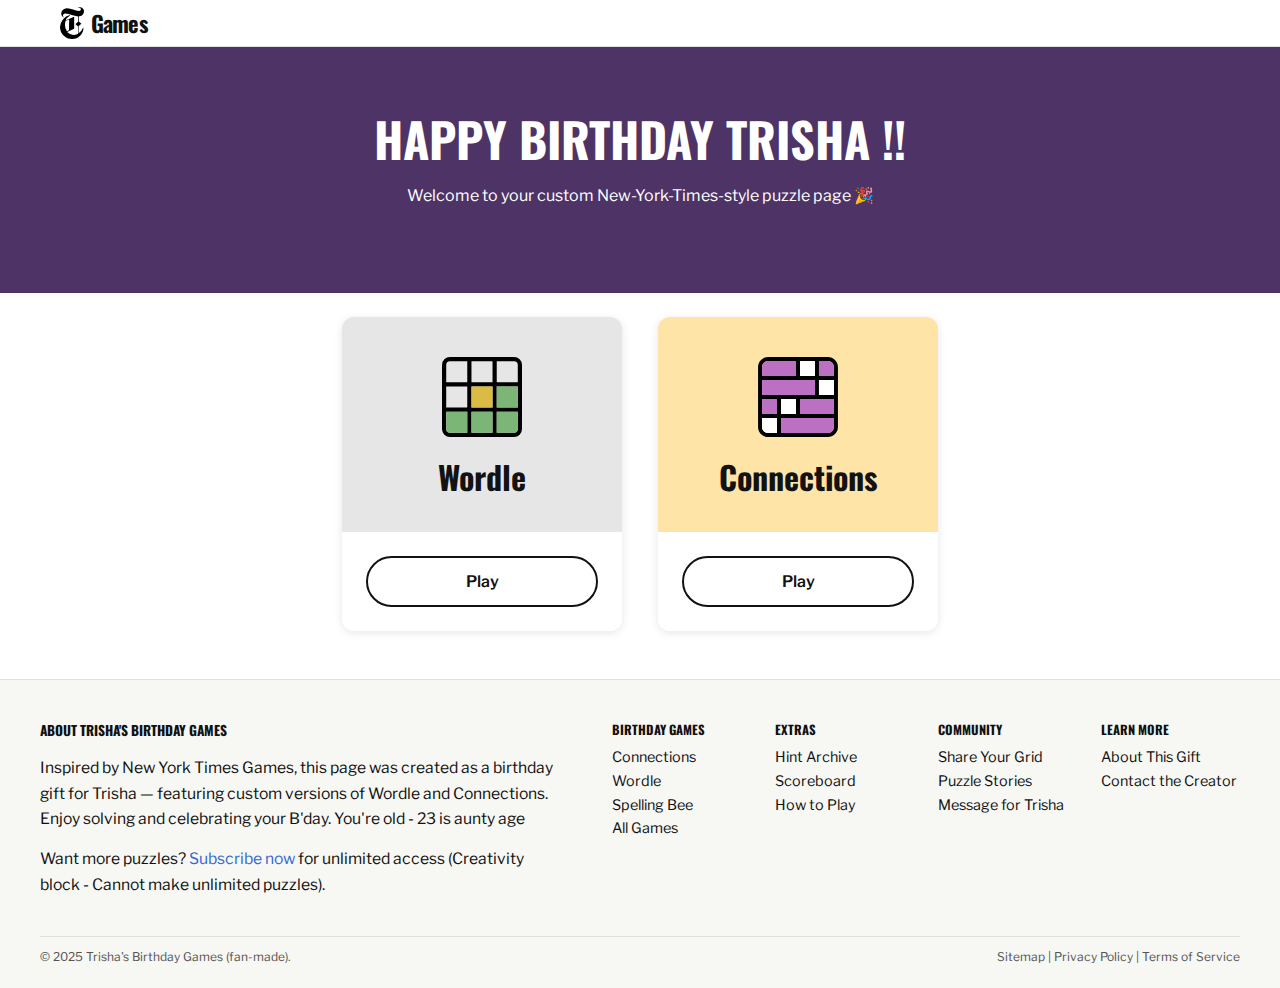
<file: index.html>
<!DOCTYPE html>
<html lang="en">
<head>
  <meta charset="UTF-8" />
  <title>Trisha's Birthday Games</title>
  <meta name="viewport" content="width=device-width, initial-scale=1.0" />
  <link href="https://fonts.googleapis.com/css2?family=Oswald:wght@400;500;600;700&family=Libre+Franklin:wght@300;400;500;600;700&family=Merriweather:wght@300;400;700&display=swap" rel="stylesheet">
  <link rel="stylesheet" href="styles.css" />
</head>
<body>

  <!-- STICKY HEADER -->
  <header class="nyt-header">
    <div class="nyt-header-inner">
      

        <div class="nyt-logo">
          <img
            src="New_York_Times_T_icon.svg"
            alt="The New York Times T icon"
            class="nyt-logo-icon"
          />
          <span class="nyt-logo-text">Games</span>
        </div>
      </div>
    </div>
  </header>

  <!-- BLUE HERO STRIP -->
  <section class="hero">
    <div class="hero-inner">
      <h1>HAPPY BIRTHDAY TRISHA !!</h1>
      <p>Welcome to your custom New-York-Times-style puzzle page 🎉</p>
    </div>
  </section>

  <!-- GAMES SECTION -->
  <section class="games">
    <h2 class="games-heading"></h2>
    
    <div class="games-grid">
      <!-- Wordle Card -->
      <div class="game-card game-card--wordle">
        <div class="game-card-top">
          <img src="Wordle_Logo.svg" alt="Wordle" class="game-icon" />
          <h2>Wordle</h2>
        </div>
        <div class="game-card-bottom">
          <a href="wordle.html">
            <button class="play-button">Play</button>
          </a>
        </div>
      </div>

      <!-- Connections Card -->
      <div class="game-card game-card--connections">
        <div class="game-card-top">
          <img src="The_New_York_Times_Connections.svg" alt="Connections" class="game-icon" />
          <h2>Connections</h2>
        </div>
        <div class="game-card-bottom">
          <a href="connections.html">
            <button class="play-button">Play</button>
          </a>
          
        </div>
      </div>

      <!-- Spelling Bee Card -->
      
  </section>

  <!-- NYT-STYLE FOOTER -->
  <footer class="nyt-footer">
    <div class="nyt-footer-inner">
      <!-- Left: about text -->
      <section class="footer-about">
        <h3>ABOUT TRISHA'S BIRTHDAY GAMES</h3>
        <p>
          Inspired by New York Times Games, this page was created as a birthday
          gift for Trisha — featuring custom versions of Wordle and Connections. Enjoy solving and celebrating your B'day.
          You're old - 23 is aunty age
        </p>
        <p>
          Want more puzzles? <a href="#">Subscribe now</a> for unlimited access
          (Creativity block - Cannot make unlimited puzzles).
        </p>
      </section>

      <!-- Right: link columns -->
      <section class="footer-links-grid">
        <div class="footer-column">
          <h4>BIRTHDAY GAMES</h4>
          <a href="#">Connections</a>
          <a href="#">Wordle</a>
          <a href="#">Spelling Bee</a>
          <a href="#">All Games</a>
        </div>

        <div class="footer-column">
          <h4>EXTRAS</h4>
          <a href="#">Hint Archive</a>
          <a href="#">Scoreboard</a>
          <a href="#">How to Play</a>
        </div>

        <div class="footer-column">
          <h4>COMMUNITY</h4>
          <a href="#">Share Your Grid</a>
          <a href="#">Puzzle Stories</a>
          <a href="#">Message for Trisha</a>
        </div>

        <div class="footer-column">
          <h4>LEARN MORE</h4>
          <a href="#">About This Gift</a>
          <a href="#">Contact the Creator</a>
        </div>
      </section>
    </div>

    <div class="footer-bottom">
      <span>© 2025 Trisha's Birthday Games (fan-made).</span>
      <span class="footer-bottom-links">
        <a href="#">Sitemap</a>
        <span> | </span>
        <a href="#">Privacy Policy</a>
        <span> | </span>
        <a href="#">Terms of Service</a>
      </span>
    </div>
  </footer>

</body>
</html>
</file>
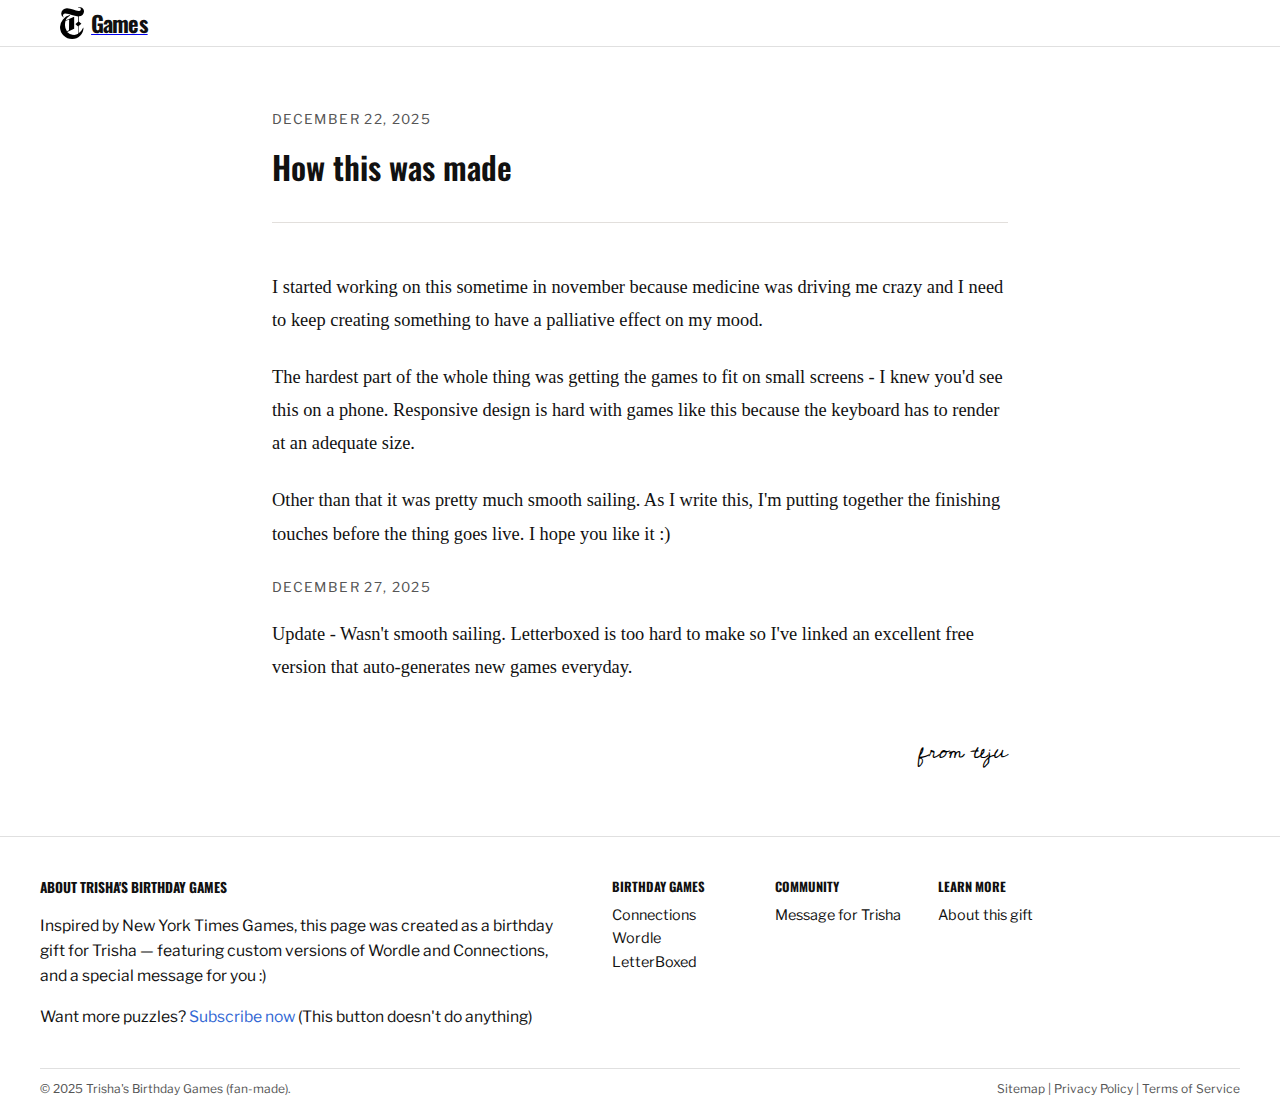
<file: about_page.html>
<!DOCTYPE html>
<html lang="en">
<head>
  <meta charset="UTF-8" />
  <title>Happy Birthday - Chapter 23</title>
  <meta name="viewport" content="width=device-width, initial-scale=1.0" />
  <link href="https://fonts.googleapis.com/css2?family=Oswald:wght@400;500;600;700&family=Libre+Franklin:wght@300;400;500;600;700&family=Crimson+Text:wght@400;600;700&family=Cedarville+Cursive&display=swap" rel="stylesheet">
  <link href="https://fonts.googleapis.com/css2?family=Oswald:wght@400;500;600;700&family=Libre+Franklin:wght@300;400;500;600;700&family=Crimson+Text:wght@400;600;700&family=Cormorant:wght@300;400;500;600;700&family=Pinyon+Script&display=swap" rel="stylesheet">
  <link rel="stylesheet" href="message_trisha.css">
   
</head>
<body>

  <!-- STICKY HEADER -->
  <header class="nyt-header">
    <div class="nyt-header-inner">
      <div class="nyt-header-left">
        <div class="nyt-logo">
          <a href="index.html">
             <img
            src="New_York_Times_T_icon.svg"
            alt="The New York Times T icon"
            class="nyt-logo-icon"
          />
          </a>
         
          <a href="index.html"><span class="nyt-logo-text">Games</span></a>
          
        </div>
      </div>
    </div>
  </header>

  <!-- HERO WITH IMAGE -->


  <!-- LETTER CONTENT -->
  <section class="letter-section">
    <div class="letter-header">
      <div class="date">December 22, 2025</div>
      <h2 class="greeting">How this was made</h2>
    </div>

    <div class="letter-body">
      <p>
        I started working on this sometime in november because medicine was driving me crazy and I need to keep creating something to have a palliative effect on my mood.

      <p>
        The hardest part of the whole thing was getting the games to fit on small screens - I knew you'd see this on a phone. Responsive design is hard with games like this because the keyboard has to render at an adequate size.
      </p>

      <p>
        Other than that it was pretty much smooth sailing. As I write this, I'm putting together the finishing touches before the thing goes live. I hope you like it :)
      </p>

    <div class="">
      <div class="date">December 27, 2025</div>
    </div>

      <p>
       Update - Wasn't smooth sailing. Letterboxed is too hard to make so I've linked an excellent free version that auto-generates new games everyday.
      </p>

      <div class="signature">
        from teju
      </div>
    </div>
  </section>

  <!-- NYT-STYLE FOOTER -->
  <footer class="nyt-footer">
    <div class="nyt-footer-inner">
      <!-- Left: about text -->
      <section class="footer-about">
        <h3>ABOUT TRISHA'S BIRTHDAY GAMES</h3>
        <p>
          Inspired by New York Times Games, this page was created as a birthday
          gift for Trisha — featuring custom versions of Wordle and Connections, and a special message for you :)
        </p>
        <p>
          Want more puzzles? <a href="#">Subscribe now</a> (This button doesn't do anything)
        </p>
      </section>

      <!-- Right: link columns -->
      <section class="footer-links-grid">
        <div class="footer-column">
          <h4>BIRTHDAY GAMES</h4>
          <a href="connections.html">Connections</a>
          <a href="wordle.html">Wordle</a>
          <a href="https://louisabraham.github.io/litterboxed/">LetterBoxed</a>
        </div>

      

        <div class="footer-column">
          <h4>COMMUNITY</h4>
          
          <a href="message_trisha.html">Message for Trisha</a>
        </div>

        <div class="footer-column">
          <h4>LEARN MORE</h4>
          <a href="about_page.html">About this gift</a>
        </div>
      </section>
    </div>

    <div class="footer-bottom">
      <span>© 2025 Trisha's Birthday Games (fan-made).</span>
      <span class="footer-bottom-links">
        <a href="#">Sitemap</a>
        <span> | </span>
        <a href="#">Privacy Policy</a>
        <span> | </span>
        <a href="#">Terms of Service</a>
      </span>
    </div>
  </footer>


</body>
</html>
</file>
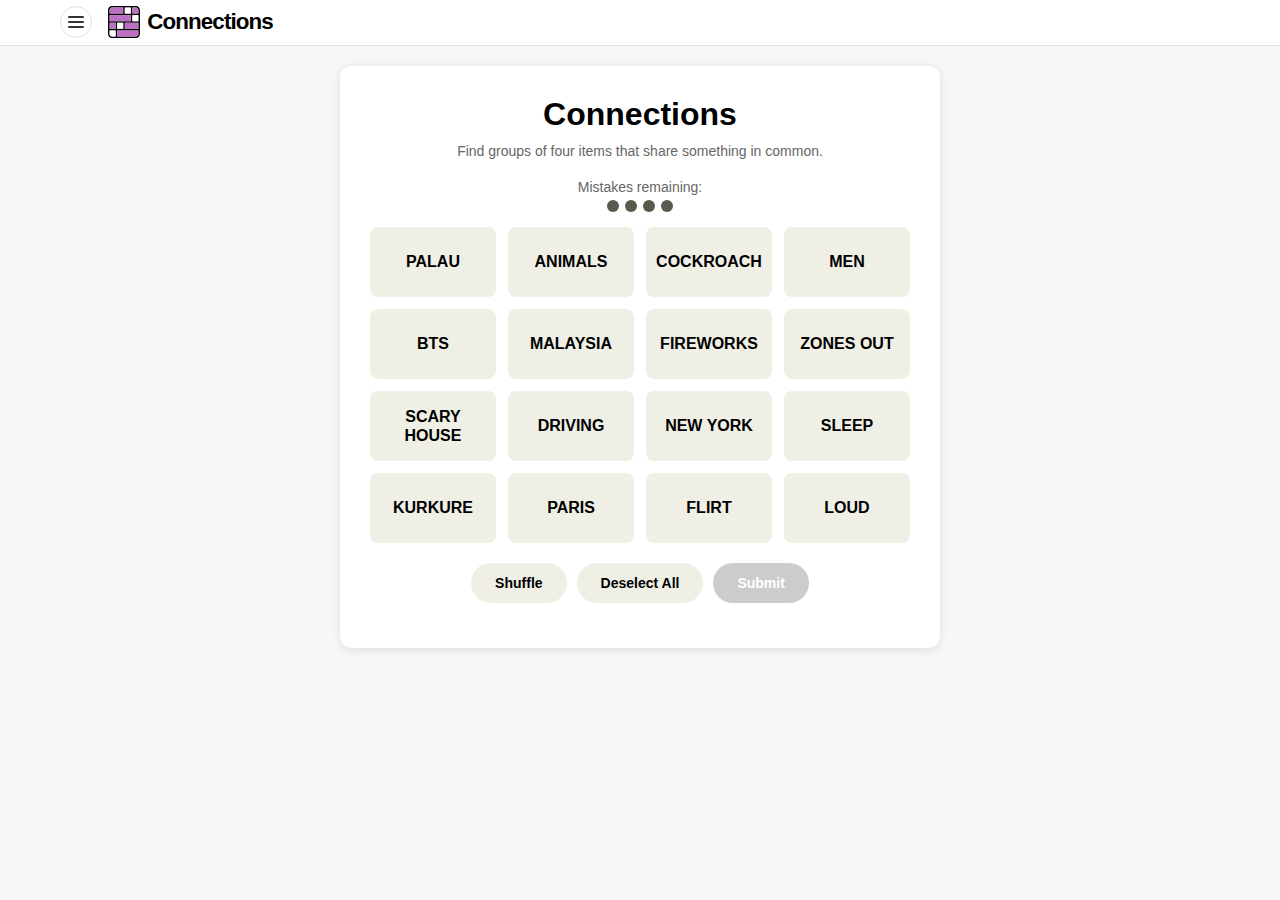
<file: connections.html>
<!DOCTYPE html>
<html lang="en">
<head>
    <meta charset="UTF-8">
    <meta name="viewport" content="width=device-width, initial-scale=1.0">
    <title>Connections Game</title>
    <link rel="stylesheet" href="connections.css">
</head>

<body>
    <header class="nyt-header">
        <div class="nyt-header-inner">
            <div class="nyt-header-left">
                <button class="nyt-menu-button" aria-label="Open menu">
                    <span></span>
                    <span></span>
                    <span></span>
                </button>
                
                <a href="claude_index.html" class="nyt-logo-link">
                    <div class="nyt-logo">
                        <img src="The_New_York_Times_Connections.svg" alt="The New York Times connections icon" class="nyt-logo-icon"/>
                        <span class="nyt-logo-text">Connections</span>
                    </div>
                </a>
            </div>
        </div>
    </header>
     
    <div class="game-container">
        <h1>Connections</h1>
        <p class="instructions">Find groups of four items that share something in common.</p>
        
        <div id="solved-groups" class="solved-groups"></div>
        
        <div id="message" class="message" style="display: none;"></div>
        
        <div id="mistakes" class="mistakes">
            <div>Mistakes remaining:</div>
            <div class="mistake-dots">
                <div class="dot"></div>
                <div class="dot"></div>
                <div class="dot"></div>
                <div class="dot"></div>
            </div>
        </div>
        
        <div id="grid" class="grid"></div>
        
        <div class="controls">
            <button class="btn-shuffle" onclick="shuffleWords()">Shuffle</button>
            <button class="btn-deselect" onclick="deselectAll()">Deselect All</button>
            <button class="btn-submit" id="submit-btn" onclick="submitGuess()" disabled>Submit</button>
        </div>

        <div id="game-over" class="game-over" style="display: none;">
            <h2>Game Over!</h2>
            <p id="game-over-message"></p>
            <button class="btn-new-game" onclick="initGame()">New Game</button>
        </div>
    </div>

    <script src="connections.js"></script>
</body>
</html>
</file>
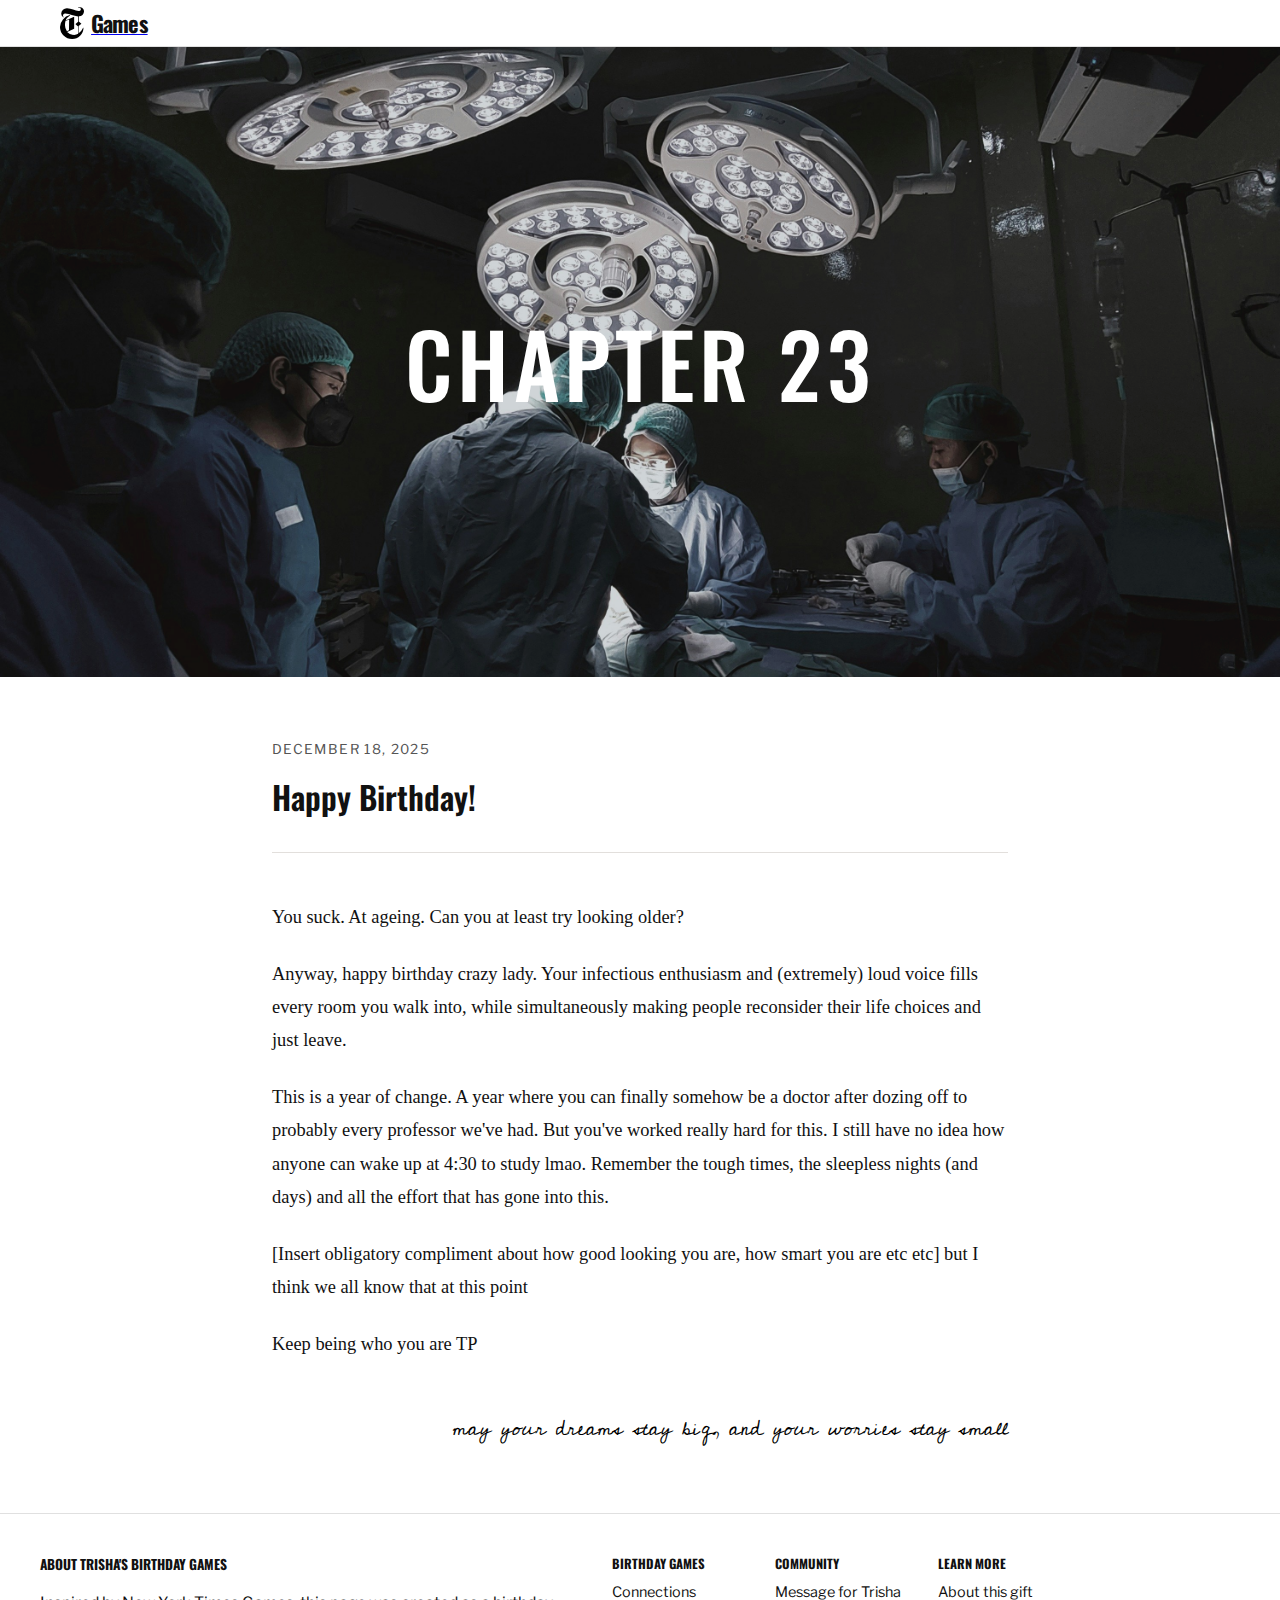
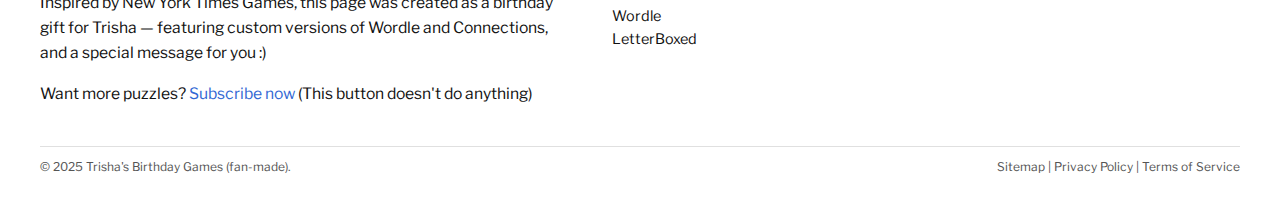
<file: message_trisha.html>
<!DOCTYPE html>
<html lang="en">
<head>
  <meta charset="UTF-8" />
  <title>Happy Birthday - Chapter 23</title>
  <meta name="viewport" content="width=device-width, initial-scale=1.0" />
  <link href="https://fonts.googleapis.com/css2?family=Oswald:wght@400;500;600;700&family=Libre+Franklin:wght@300;400;500;600;700&family=Crimson+Text:wght@400;600;700&family=Cedarville+Cursive&display=swap" rel="stylesheet">
  <link href="https://fonts.googleapis.com/css2?family=Oswald:wght@400;500;600;700&family=Libre+Franklin:wght@300;400;500;600;700&family=Crimson+Text:wght@400;600;700&family=Cormorant:wght@300;400;500;600;700&family=Pinyon+Script&display=swap" rel="stylesheet">
  <link rel="stylesheet" href="message_trisha.css">
   
</head>
<body>

  <!-- STICKY HEADER -->
  <header class="nyt-header">
    <div class="nyt-header-inner">
      <div class="nyt-header-left">
        <div class="nyt-logo">
          <a href="index.html">
             <img
            src="New_York_Times_T_icon.svg"
            alt="The New York Times T icon"
            class="nyt-logo-icon"
          />
          </a>
         
          <a href="index.html"><span class="nyt-logo-text">Games</span></a>
          
        </div>
      </div>
    </div>
  </header>

  <!-- HERO WITH IMAGE -->
  <section class="hero">
    <div class="hero-content">
      <h1 class="hero-title">CHAPTER 23</h1>
      
    </div>
  </section>

  <!-- LETTER CONTENT -->
  <section class="letter-section">
    <div class="letter-header">
      <div class="date">December 18, 2025</div>
      <h2 class="greeting">Happy Birthday!</h2>
    </div>

    <div class="letter-body">
       <p>
        You suck. At ageing. Can you at least try looking older?
      </p>

      <p>
        Anyway, happy birthday crazy lady. Your infectious enthusiasm and (extremely) loud voice fills every room you walk into, while simultaneously making people reconsider their life choices and just leave. 
      </p>

      <p>
        This is a year of change. A year where you can finally somehow be a doctor after dozing off to probably every professor we've had. But you've worked really hard for this. I still have no idea how anyone can wake up at 4:30 to study lmao. Remember the tough times, the sleepless nights (and days) and all the effort that has gone into this.
      </p>

     

      <p>
        [Insert obligatory compliment about how good looking you are, how smart you are etc etc] but I think we all know that at this point
      </p>

      <p>
        Keep being who you are TP
      </p>

      <div class="signature">
        may your dreams stay big, and your worries stay small
      </div>
    </div>
  </section>

  <!-- NYT-STYLE FOOTER -->
    <footer class="nyt-footer">
    <div class="nyt-footer-inner">
      <!-- Left: about text -->
      <section class="footer-about">
        <h3>ABOUT TRISHA'S BIRTHDAY GAMES</h3>
        <p>
          Inspired by New York Times Games, this page was created as a birthday
          gift for Trisha — featuring custom versions of Wordle and Connections, and a special message for you :)
        </p>
        <p>
          Want more puzzles? <a href="#">Subscribe now</a> (This button doesn't do anything)
        </p>
      </section>

      <!-- Right: link columns -->
      <section class="footer-links-grid">
        <div class="footer-column">
          <h4>BIRTHDAY GAMES</h4>
          <a href="connections.html">Connections</a>
          <a href="wordle.html">Wordle</a>
          <a href="https://louisabraham.github.io/litterboxed/">LetterBoxed</a>
        </div>

      

        <div class="footer-column">
          <h4>COMMUNITY</h4>
          
          <a href="message_trisha.html">Message for Trisha</a>
        </div>

        <div class="footer-column">
          <h4>LEARN MORE</h4>
          <a href="about_page.html">About this gift</a>
        </div>
      </section>
    </div>

    <div class="footer-bottom">
      <span>© 2025 Trisha's Birthday Games (fan-made).</span>
      <span class="footer-bottom-links">
        <a href="#">Sitemap</a>
        <span> | </span>
        <a href="#">Privacy Policy</a>
        <span> | </span>
        <a href="#">Terms of Service</a>
      </span>
    </div>
  </footer>


</body>

</html>
</file>
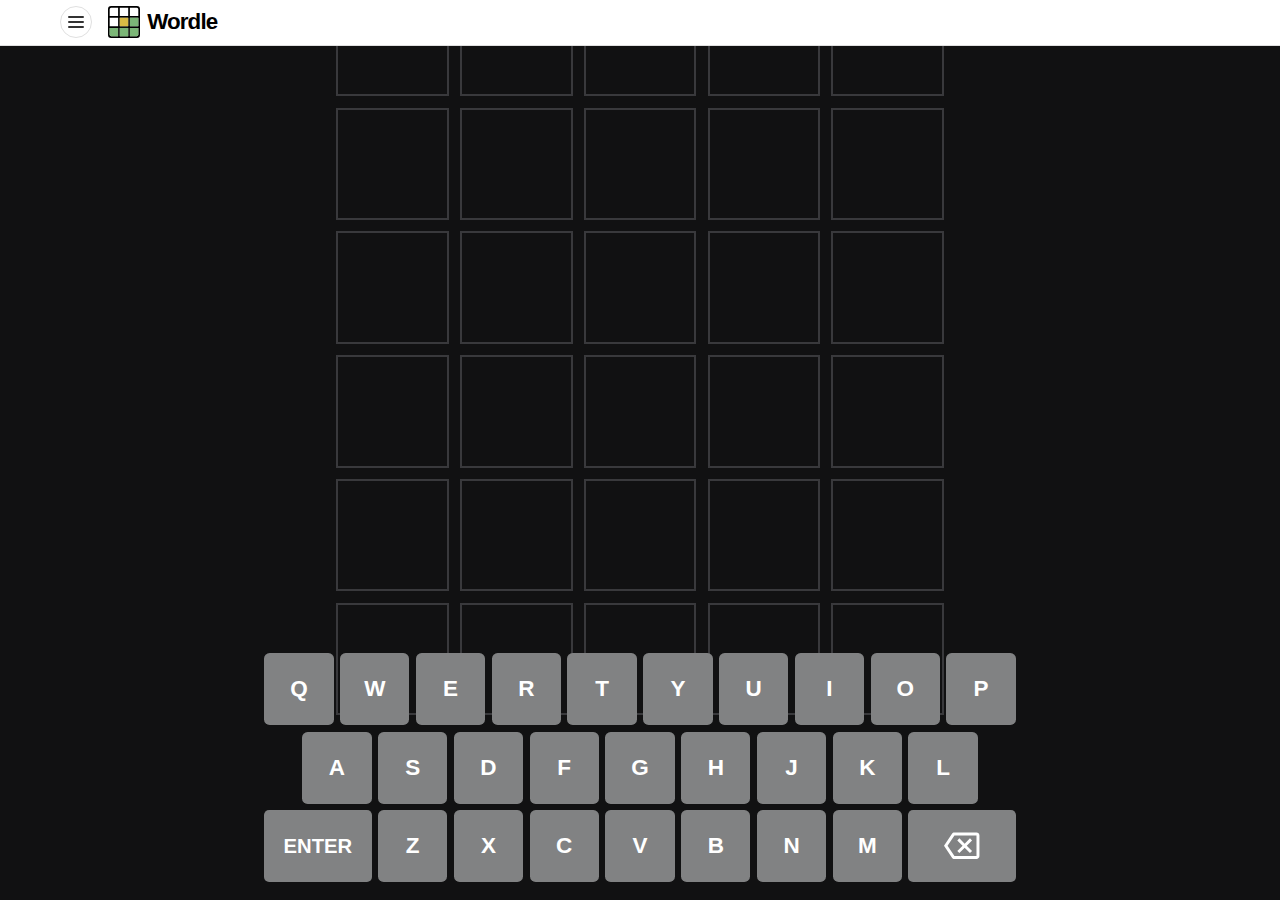
<file: wordle.html>
<!DOCTYPE html>
<html lang="en">
<head>
  <meta charset="UTF-8">
  <meta http-equiv="X-UA-Compatible" content="IE=edge">
  <meta name="viewport" content="width=device-width, initial-scale=1.0">
  <meta property="og:title" content="Wordle - A daily word game" />
  <meta property="og:url" content="https://calatop.github.io/Wordle/" />
  <meta
      property="description"
      content="Guess the hidden word in 6 tries. A new puzzle is available each day."
    />
  <link rel="stylesheet" href="wordle.css">
  <link href="icon.png" rel="icon shortcut" />
  <script src="script.js" defer></script>
  <title>Wordle</title>
</head>

<body>
  <!-- STICKY HEADER -->
  <header class="nyt-header">
    <div class="nyt-header-inner">
      <div class="nyt-header-left">
        <button class="nyt-menu-button" aria-label="Open menu">
          <span></span>
          <span></span>
          <span></span>
        </button>

        
        <a href="index.html" class="nyt-logo-link">
          <div class="nyt-logo">
            <img
              src="Wordle_Logo.svg"
              alt="The New York Times T icon"
              class="nyt-logo-icon"
            />
            <span class="nyt-logo-text">Wordle</span>
          </div>
        </a>
      </div>
    </div>
  </header>

  <div class="alert-container" data-alert-container></div>
  <div data-guess-grid class="guess-grid">
    <div class="tile"></div>
    <div class="tile"></div>
    <div class="tile"></div>
    <div class="tile"></div>
    <div class="tile"></div>
    <div class="tile"></div>
    <div class="tile"></div>
    <div class="tile"></div>
    <div class="tile"></div>
    <div class="tile"></div>
    <div class="tile"></div>
    <div class="tile"></div>
    <div class="tile"></div>
    <div class="tile"></div>
    <div class="tile"></div>
    <div class="tile"></div>
    <div class="tile"></div>
    <div class="tile"></div>
    <div class="tile"></div>
    <div class="tile"></div>
    <div class="tile"></div>
    <div class="tile"></div>
    <div class="tile"></div>
    <div class="tile"></div>
    <div class="tile"></div>
    <div class="tile"></div>
    <div class="tile"></div>
    <div class="tile"></div>
    <div class="tile"></div>
    <div class="tile"></div>
  </div>
  <div data-keyboard class="keyboard">
    <button class="key" data-key="Q">Q</button>
    <button class="key" data-key="W">W</button>
    <button class="key" data-key="E">E</button>
    <button class="key" data-key="R">R</button>
    <button class="key" data-key="T">T</button>
    <button class="key" data-key="Y">Y</button>
    <button class="key" data-key="U">U</button>
    <button class="key" data-key="I">I</button>
    <button class="key" data-key="O">O</button>
    <button class="key" data-key="P">P</button>
    <div class="space"></div>
    <button class="key" data-key="A">A</button>
    <button class="key" data-key="S">S</button>
    <button class="key" data-key="D">D</button>
    <button class="key" data-key="F">F</button>
    <button class="key" data-key="G">G</button>
    <button class="key" data-key="H">H</button>
    <button class="key" data-key="J">J</button>
    <button class="key" data-key="K">K</button>
    <button class="key" data-key="L">L</button>
    <div class="space"></div>
    <button data-enter class="key large">Enter</button>
    <button class="key" data-key="Z">Z</button>
    <button class="key" data-key="X">X</button>
    <button class="key" data-key="C">C</button>
    <button class="key" data-key="V">V</button>
    <button class="key" data-key="B">B</button>
    <button class="key" data-key="N">N</button>
    <button class="key" data-key="M">M</button>
    <button data-delete class="key large">
      <svg xmlns="http://www.w3.org/2000/svg" height="24" viewBox="0 0 24 24" width="24">
        <path fill="var(--color-tone-1)" d="M22 3H7c-.69 0-1.23.35-1.59.88L0 12l5.41 8.11c.36.53.9.89 1.59.89h15c1.1 0 2-.9 2-2V5c0-1.1-.9-2-2-2zm0 16H7.07L2.4 12l4.66-7H22v14zm-11.59-2L14 13.41 17.59 17 19 15.59 15.41 12 19 8.41 17.59 7 14 10.59 10.41 7 9 8.41 12.59 12 9 15.59z"></path>
      </svg>
    </button>
  </div>
</body>

</html>
</file>
<file: connections.css>
:root {
    --border-subtle: #e0e0e0;
    --font-sans: "Libre Franklin", -apple-system, BlinkMacSystemFont, "Segoe UI", system-ui, sans-serif;
    --font-karnak: "Oswald", "Arial Narrow", sans-serif;
    --max-width: 1200px;
}

* {
    margin: 0;
    padding: 0;
    box-sizing: border-box;
}

html {
    overflow-x: hidden;
}

body {
    font-family: -apple-system, BlinkMacSystemFont, 'Segoe UI', 'Roboto', sans-serif;
    background-color: #f7f7f7;
    padding: 0;
    min-height: 100vh;
    overflow-x: hidden;
    width: 100%;
    display: flex;
    flex-direction: column;
    align-items: center;
}

/* NYT Header Styles */
.nyt-logo-link {
    text-decoration: none;
    color: inherit;
    display: flex;
    align-items: center;
}

.nyt-logo-link:hover {
    opacity: 0.8;
}

.nyt-header {
    position: sticky;
    top: 0;
    z-index: 100;
    background: #ffffff;
    border-bottom: 1px solid var(--border-subtle);
    margin: 0;
    width: 100%;
}

.nyt-header-inner {
    max-width: var(--max-width);
    margin: 0 auto;
    padding: 0.4rem 1.25rem;
    display: flex;
    align-items: center;
    justify-content: space-between;
    font-family: var(--font-sans);
}

.nyt-header-left {
    display: flex;
    align-items: center;
    gap: 1rem;
}

.nyt-menu-button {
    width: 32px;
    height: 32px;
    border-radius: 999px;
    border: 1px solid var(--border-subtle);
    background: #fff;
    display: inline-flex;
    flex-direction: column;
    justify-content: center;
    align-items: center;
    gap: 3px;
    padding: 0;
    cursor: pointer;
}

.nyt-menu-button:hover {
    background: #f5f5f5;
}

.nyt-menu-button span {
    width: 16px;
    height: 2px;
    background: #333;
    border-radius: 999px;
}

.nyt-logo {
    display: flex;
    align-items: center;
}

.nyt-logo-icon {
    height: 32px;
    width: auto;
    display: block;
}

.nyt-logo-text {
    margin-left: 0.45rem;
    font-family: var(--font-karnak);
    font-size: 1.4rem;
    font-weight: 700;
    letter-spacing: -0.04em;
}

/* Game Container */
.game-container {
    max-width: 600px;
    width: 100%;
    background: white;
    border-radius: clamp(8px, 2vw, 12px);
    padding: clamp(15px, 3vw, 30px);
    box-shadow: 0 2px 10px rgba(0,0,0,0.1);
    overflow: hidden;
    margin: clamp(8px, 2vw, 20px) auto;
}

h1 {
    text-align: center;
    margin-bottom: clamp(8px, 1.5vw, 10px);
    font-size: clamp(24px, 5vw, 32px);
    font-weight: 700;
}

.instructions {
    text-align: center;
    color: #666;
    margin-bottom: clamp(15px, 3vw, 20px);
    font-size: clamp(12px, 2.3vw, 14px);
}

.solved-groups {
    margin-bottom: 20px;
}

.solved-group {
    padding: clamp(15px, 3vw, 20px);
    border-radius: clamp(6px, 1.5vw, 8px);
    margin-bottom: clamp(8px, 1.5vw, 10px);
    text-align: center;
    animation: slideIn 0.3s ease-out;
}

@keyframes slideIn {
    from {
        opacity: 0;
        transform: translateY(-10px);
    }
    to {
        opacity: 1;
        transform: translateY(0);
    }
}

.solved-group.yellow { background-color: #f9df6d; }
.solved-group.green { background-color: #a0c35a; }
.solved-group.blue { background-color: #b0c4ef; }
.solved-group.purple { background-color: #ba81c5; }

.group-title {
    font-weight: 700;
    margin-bottom: clamp(6px, 1.3vw, 8px);
    text-transform: uppercase;
    font-size: clamp(11px, 2.3vw, 14px);
}

.group-words {
    font-size: clamp(13px, 2.6vw, 16px);
    font-weight: 500;
}

.grid {
    display: grid;
    grid-template-columns: repeat(4, 1fr);
    gap: clamp(6px, 1.8vw, 12px);
    margin-bottom: clamp(15px, 3vw, 20px);
}

.word-card {
    background-color: #efefe6;
    border: none;
    border-radius: clamp(6px, 1.5vw, 8px);
    padding: clamp(8px, 2vw, 10px);
    font-size: clamp(11px, 2.8vw, 16px);
    font-weight: 700;
    text-align: center;
    cursor: pointer;
    transition: all 0.2s;
    text-transform: uppercase;
    min-width: 0;
    word-wrap: break-word;
    overflow-wrap: break-word;
    word-break: break-word;
    hyphens: auto;
    line-height: 1.2;
    display: flex;
    align-items: center;
    justify-content: center;
    aspect-ratio: 1.8 / 1;
    min-height: 60px;
}

@media (max-width: 768px) {
    .word-card {
        aspect-ratio: 1.4 / 1;
        min-height: 70px;
    }
}

@media (max-width: 600px) {
    .word-card {
        aspect-ratio: 1.1 / 1;
        min-height: 75px;
        font-size: clamp(12px, 3.2vw, 16px);
    }
}

@media (max-width: 480px) {
    .word-card {
        aspect-ratio: 1 / 1;
        min-height: 80px;
        font-size: clamp(13px, 3.5vw, 16px);
    }
}

.word-card:hover {
    background-color: #e0e0d8;
}

.word-card.selected {
    background-color: #5a594e;
    color: white;
}

.word-card:disabled {
    cursor: not-allowed;
    opacity: 0.5;
}

@media (max-width: 600px) {
    .group-title {
        font-size: clamp(10px, 2.2vw, 13px);
    }
    
    .group-words {
        font-size: clamp(12px, 2.5vw, 15px);
    }
    
    .solved-group {
        padding: clamp(12px, 2.8vw, 15px);
    }
}

.controls {
    display: flex;
    gap: clamp(6px, 1.5vw, 10px);
    margin-bottom: 15px;
    justify-content: center;
}

button {
    padding: clamp(10px, 2vw, 12px) clamp(18px, 4vw, 24px);
    border: none;
    border-radius: clamp(16px, 3.5vw, 20px);
    font-size: clamp(12px, 2.3vw, 14px);
    font-weight: 700;
    cursor: pointer;
    transition: all 0.2s;
}

.btn-submit {
    background-color: #000;
    color: white;
}

.btn-submit:hover:not(:disabled) {
    background-color: #333;
}

.btn-submit:disabled {
    background-color: #ccc;
    cursor: not-allowed;
}

.btn-deselect {
    background-color: #efefe6;
    color: #000;
}

.btn-deselect:hover {
    background-color: #e0e0d8;
}

.btn-shuffle {
    background-color: #efefe6;
    color: #000;
}

.btn-shuffle:hover {
    background-color: #e0e0d8;
}

.mistakes {
    text-align: center;
    margin-bottom: clamp(12px, 2.5vw, 15px);
    font-size: clamp(12px, 2.3vw, 14px);
    color: #666;
}

.mistake-dots {
    display: flex;
    justify-content: center;
    gap: clamp(5px, 1vw, 6px);
    margin-top: clamp(4px, 0.8vw, 5px);
}

.dot {
    width: clamp(10px, 2vw, 12px);
    height: clamp(10px, 2vw, 12px);
    border-radius: 50%;
    background-color: #5a594e;
}

.dot.used {
    background-color: #ccc;
}

.message {
    text-align: center;
    padding: 12px;
    border-radius: 8px;
    margin-bottom: 15px;
    font-weight: 600;
    animation: fadeIn 0.3s;
}

@keyframes fadeIn {
    from { opacity: 0; }
    to { opacity: 1; }
}

.message.error {
    background-color: #ffebee;
    color: #c62828;
}

.message.success {
    background-color: #e8f5e9;
    color: #2e7d32;
}

.message.one-away {
    background-color: #fff9c4;
    color: #f57f17;
}

.game-over {
    text-align: center;
    padding: 30px;
}

.game-over h2 {
    margin-bottom: 15px;
    color: #333;
}

.game-over p {
    margin-bottom: 25px;
}

.btn-new-game {
    background-color: #000;
    color: white;
    padding: 14px 28px;
    font-size: 16px;
    margin-top: 25px;
}

.btn-new-game:hover {
    background-color: #333;
}
</file>
<file: wordle.css>
*, *::after, *::before {
  box-sizing: border-box;
  font-family: Arial;
}

body {
  margin: 0 !important;
  padding: 0 !important;
  background-color: hsl(240, 3%, 7%);
  display: flex;
  flex-direction: column;
  height: 100vh;
  font-size: clamp(.5rem, 2.5vmin, 1.5rem);
  overflow: hidden;
}

/* ----- NYT HEADER STYLES ----- */

:root {
  --border-subtle: #e0e0e0;
  --font-sans: "Libre Franklin", -apple-system, BlinkMacSystemFont, "Segoe UI", system-ui, sans-serif;
  --font-karnak: "Oswald", "Arial Narrow", sans-serif;
  --max-width: 1200px;
}

.nyt-logo-link {
  text-decoration: none;
  color: inherit;
  display: flex;
  align-items: center;
}

.nyt-logo-link:hover {
  opacity: 0.8;
}

.nyt-header {
  position: sticky;
  top: 0;
  z-index: 100;
  background: #ffffff;
  border-bottom: 1px solid var(--border-subtle);
  margin: 0;
  width: 100%;
  flex-shrink: 0;
}

.nyt-header-inner {
  max-width: var(--max-width);
  margin: 0 auto;
  padding: 0.4rem 1.25rem;
  display: flex;
  align-items: center;
  justify-content: space-between;
  font-family: var(--font-sans);
}

.nyt-header-left {
  display: flex;
  align-items: center;
  gap: 1rem;
}

.nyt-menu-button {
  width: 32px;
  height: 32px;
  border-radius: 999px;
  border: 1px solid var(--border-subtle);
  background: #fff;
  display: inline-flex;
  flex-direction: column;
  justify-content: center;
  align-items: center;
  gap: 3px;
  padding: 0;
  cursor: pointer;
}

.nyt-menu-button:hover {
  background: #f5f5f5;
}

.nyt-menu-button span {
  width: 16px;
  height: 2px;
  background: #333;
  border-radius: 999px;
}

.nyt-logo {
  display: flex;
  align-items: center;
}

.nyt-logo-icon {
  height: 32px;
  width: auto;
  display: block;
}

.nyt-logo-text {
  margin-left: 0.45rem;
  font-family: var(--font-karnak);
  font-size: 1.4rem;
  font-weight: 700;
  letter-spacing: -0.04em;
}

/* GUESS GRID - RESPONSIVE */
.guess-grid {
  display: grid;
  justify-content: center;
  align-content: center;
  grid-template-columns: repeat(5, clamp(3.5em, 12vw, 5em));
  grid-template-rows: repeat(6, clamp(3.5em, 12vw, 5em));
  gap: clamp(.3em, 1vw, .5em);
  padding: clamp(1em, 3vh, 2em) clamp(0.5em, 2vw, 1em);
  flex-grow: 1;
  flex-shrink: 1;
  min-height: 0;
  max-width: 100%;
}

/* Tablets and smaller laptops */
@media (max-width: 1024px) {
  .guess-grid {
    grid-template-columns: repeat(5, clamp(3.8em, 11vw, 4.8em));
    grid-template-rows: repeat(6, clamp(3.8em, 11vw, 4.8em));
  }
}

/* Mobile landscape and small tablets */
@media (max-width: 768px) {
  .guess-grid {
    width: 94vw;
    margin: 0 3vw;
    padding: clamp(1em, 3vh, 2em) 0 0 0;
    flex-grow: 0;
    
    /* Scale to fit screen width */
    grid-template-columns: repeat(5, calc((94vw - 1.6vw) / 5));
    grid-template-rows: repeat(6, calc((94vw - 1.6vw) / 5));
    gap: 0.4vw;
    align-content: start;
  }
}

/* Mobile portrait */
@media (max-width: 480px) {
  .guess-grid {
    width: 96vw;
    margin: 0 2vw;
    padding-top: clamp(0.8em, 2vh, 1.5em);
    
    grid-template-columns: repeat(5, calc((96vw - 1.6vw) / 5));
    grid-template-rows: repeat(6, calc((96vw - 1.6vw) / 5));
    gap: 0.4vw;
  }
}

/* Very small phones */
@media (max-width: 360px) {
  .guess-grid {
    width: 98vw;
    margin: 0 1vw;
    padding-top: clamp(0.5em, 1.5vh, 1em);
    
    grid-template-columns: repeat(5, calc((98vw - 1.2vw) / 5));
    grid-template-rows: repeat(6, calc((98vw - 1.2vw) / 5));
    gap: 0.3vw;
  }
}

/* TILE STYLES */
.tile {
  font-size: clamp(1.3em, 4.5vw, 2em);
  color: white;
  border: .05em solid hsl(240, 2%, 23%);
  text-transform: uppercase;
  font-weight: bold;
  display: flex;
  justify-content: center;
  align-items: center;
  user-select: none;
  transition: transform 250ms linear;
}

.tile[data-state="active"] {
  border-color: hsl(200, 1%, 34%);
}

.tile[data-state="wrong"] {
  border: none;
  background-color: hsl(240, 2%, 23%);
}

.tile[data-state="wrong-location"] {
  border: none;
  background-color: hsl(49, 51%, 47%);
}

.tile[data-state="correct"] {
  border: none;
  background-color: #DB7F8E;
}

.tile.shake {
  animation: shake 250ms ease-in-out;
}

.tile.dance {
  animation: dance 500ms ease-in-out;
}

.tile.flip {
  transform: rotateX(90deg);
}

/* KEYBOARD - RESPONSIVE */
.keyboard {
  display: grid;
  grid-template-columns: repeat(20, minmax(auto, clamp(1em, 2.5vw, 1.4em)));
  grid-auto-rows: clamp(2.8em, 8vh, 3.5em);
  gap: clamp(.2em, .5vw, .35em);
  justify-content: center;
  flex-shrink: 0;
  padding: 0 clamp(0.5em, 2vw, 1em) clamp(0.8em, 2vh, 1.2em) clamp(0.5em, 2vw, 1em);
  max-width: 100%;
}

/* Tablets and smaller */
@media (max-width: 1024px) {
  .keyboard {
    grid-template-columns: repeat(20, minmax(auto, clamp(1.1em, 2.8vw, 1.6em)));
    grid-auto-rows: clamp(3em, 8.5vh, 3.8em);
  }
}

/* Mobile landscape and small tablets */
@media (max-width: 768px) {
  .keyboard {
    width: 94vw;
    margin: 0 3vw;
    padding: clamp(0.8em, 2.5vh, 1.5em) 0 clamp(0.8em, 2.5vh, 1.5em) 0;
    
    grid-template-columns: repeat(20, 1fr);
    grid-auto-rows: clamp(3.2em, 9vh, 4.2em);
    gap: clamp(0.2em, 0.5vw, 0.35em);
  }
}

/* Mobile portrait */
@media (max-width: 480px) {
  .keyboard {
    width: 96vw;
    margin: 0 2vw;
    padding: clamp(0.8em, 2.5vh, 1.5em) 0 clamp(0.8em, 2.5vh, 1.5em) 0;
    
    grid-auto-rows: clamp(3.5em, 10vh, 4.5em);
    gap: clamp(0.2em, 0.4vw, 0.3em);
  }
}

/* Very small phones */
@media (max-width: 360px) {
  .keyboard {
    width: 98vw;
    margin: 0 1vw;
    padding: clamp(0.6em, 2vh, 1.2em) 0 clamp(0.6em, 2vh, 1.2em) 0;
    
    grid-auto-rows: clamp(3.8em, 11vh, 5em);
    gap: 0.2em;
  }
}

/* KEY STYLES */
.key {
  font-size: clamp(0.65em, 2.2vw, 1em);
  font-weight: 600;
  grid-column: span 2;
  border: none;
  padding: 0;
  display: flex;
  justify-content: center;
  align-items: center;
  background-color: hsl(
    var(--hue, 200),
    var(--saturation, 1%),
    calc(var(--lightness-offset, 0%) + var(--lightness, 51%))
  );
  color: white;
  fill: white;
  text-transform: uppercase;
  border-radius: .25em;
  cursor: pointer;
  user-select: none;
}

.key.large {
  grid-column: span 3;
  font-size: clamp(0.55em, 1.8vw, 0.9em);
}

.key > svg {
  width: clamp(1.2em, 3.5vw, 1.75em);
  height: clamp(1.2em, 3.5vw, 1.75em);
}

.key:hover, .key:focus {
  --lightness-offset: 10%;
}

.key.wrong {
  --lightness: 23%;
}

.key.wrong-location {
  --hue: 49;
  --saturation: 51%;
  --lightness: 47%;
}

.key.correct {
  --hue: 350.2;
  --saturation: 56.1%;
  --lightness: 67.8%;
}

/* ANIMATIONS */
@keyframes shake {
  10% {
    transform: translateX(-5%);
  }
  30% {
    transform: translateX(5%);
  }
  50% {
    transform: translateX(-7.5%);
  }
  70% {
    transform: translateX(7.5%);
  }
  90% {
    transform: translateX(-5%);
  }
  100% {
    transform: translateX(0);
  }
}

@keyframes dance {
  20% {
    transform: translateY(-50%);
  }
  40% {
    transform: translateY(5%);
  }
  60% {
    transform: translateY(-25%);
  }
  80% {
    transform: translateY(2.5%);
  }
  90% {
    transform: translateY(-5%);
  }
  100% {
    transform: translateY(0);
  }
}

/* ALERTS */
.alert-container {
  position: fixed;
  top: 10vh;
  left: 50vw;
  transform: translateX(-50%);
  z-index: 1000;
  display: flex;
  flex-direction: column;
  align-items: center;
}

.alert {
  pointer-events: none;
  background-color: hsl(204, 7%, 85%);
  padding: .75em;
  border-radius: .25em;
  opacity: 1;
  transition: opacity 500ms ease-in-out;
  margin-bottom: .5em;
  font-size: clamp(0.9em, 2.5vw, 1em);
}

.alert:last-child {
  margin-bottom: 0;
}

.alert.hide {
  opacity: 0;
}

/* LANDSCAPE ORIENTATION OPTIMIZATION */
@media (max-height: 600px) and (orientation: landscape) {
  .guess-grid {
    grid-template-columns: repeat(5, clamp(2.5em, 10vh, 3.5em));
    grid-template-rows: repeat(6, clamp(2.5em, 10vh, 3.5em));
    padding: 0.5em;
  }
  
  .keyboard {
    grid-auto-rows: clamp(2.5em, 8vh, 3.2em);
    padding: 0.5em 0.5em 0.5em 0.5em;
  }
  
  .tile {
    font-size: clamp(1em, 3.5vh, 1.5em);
  }
}
</file>
<file: styles.css>
/* ----- RESET / BASE ----- */
*,
*::before,
*::after {
  box-sizing: border-box;
}

:root {
  --bg: #ffffff;
  --text-main: #111111;
  --text-muted: #555555;
  --border-subtle: #e0e0e0;
  --shadow-soft: 0 4px 10px rgba(0, 0, 0, 0.1);

  --blue-hero: #4D3366;
  
  --conn-bg: #ffe4a8;
  --wordle-bg: #e6e6e6;
  --spelling-bg: #ffd84d;

  /* NYT-style font stacks */
  --font-serif: "Garamond", Georgia, "Times New Roman", serif;
  --font-sans: "Libre Franklin", -apple-system, BlinkMacSystemFont,
    "Segoe UI", system-ui, sans-serif;
  --font-karnak: "Oswald", "Arial Narrow", sans-serif;

  --max-width: 1200px;
}

html,
body {
  margin: 0;
  padding: 0;
  font-family: var(--font-sans);
  background: var(--bg);
  color: var(--text-main);
  overflow-x: hidden;
}

/* ----- STICKY HEADER ----- */

.nyt-header {
  position: sticky;
  top: 0;
  z-index: 100;
  background: #ffffff;
  border-bottom: 1px solid var(--border-subtle);
}

.nyt-header-inner {
  max-width: var(--max-width);
  margin: 0 auto;
  padding: 0.4rem 1.25rem;
  display: flex;
  align-items: center;
  justify-content: space-between;
  font-family: var(--font-sans);
}

/* left side (menu + logo) */

.nyt-header-left {
  display: flex;
  align-items: center;
  gap: 1rem;
}

.nyt-menu-button {
  width: 32px;
  height: 32px;
  border-radius: 999px;
  border: 1px solid var(--border-subtle);
  background: #fff;
  display: inline-flex;
  flex-direction: column;
  justify-content: center;
  align-items: center;
  gap: 3px;
  padding: 0;
  cursor: pointer;
}

.nyt-menu-button:hover {
  background: #f5f5f5;
}

.nyt-menu-button span {
  width: 16px;
  height: 2px;
  background: #333;
  border-radius: 999px;
}

.nyt-logo {
  display: flex;
  align-items: center;
}

.nyt-logo-icon {
  height: 32px;
  width: auto;
  display: block;
}

.nyt-logo-text {
  margin-left: 0.45rem;
  font-family: var(--font-karnak);
  font-size: 1.4rem;
  font-weight: 700;
  letter-spacing: -0.04em;
}

/* ----- HERO STRIP ----- */

.hero {
  background: var(--blue-hero);
  color: #fff;
  padding: 3.5rem 1.25rem 4.5rem;
}

.hero-inner {
  max-width: var(--max-width);
  margin: 0 auto;
  text-align: center;
}

.hero-inner h1 {
  margin: 0;
  font-family: var(--font-karnak);
  font-size: clamp(2.4rem, 4vw, 3rem);
  text-transform: uppercase;
  font-weight: 700;
  letter-spacing: 0em;
}

.hero-inner p {
  margin-top: 0.75rem;
  font-size: 1rem;
  font-family: var(--font-sans);
}

/* ----- GAMES SECTION ----- */

.games {
  max-width: var(--max-width);
  margin: 0rem auto 3rem;
  padding: 0 1.25rem;
}

.games-heading {
  text-align: center;
  margin-bottom: 1.5rem;
  font-size: 0.95rem;
  text-transform: uppercase;
  letter-spacing: 0.15em;
  color: white;
  font-family: var(--font-sans);
}

.games-grid {
  display: grid;
  grid-template-columns: repeat(auto-fit, minmax(280px, 1fr));
  gap: 1.5rem; /* Add some gap between cards */
  justify-content: center;
  max-width: 640px; /* 2 cards × 320px + gaps */
  margin: 0 auto; /* Center the grid container */
  padding: 0 1rem; /* Breathing room on small screens */
}

/* ----- GAME CARD COMPONENT ----- */

.game-card {
  width: 280px; /* Fixed width */
  margin: 0 auto; /* Center card within its grid cell */
  background: #fff;
  border-radius: 12px;
  overflow: hidden;
  box-shadow: 0 2px 8px rgba(0, 0, 0, 0.1);
  transition: transform 0.2s ease, box-shadow 0.2s ease;
}

.game-card:hover {
  transform: translateY(-4px);
  box-shadow: 0 4px 12px rgba(0, 0, 0, 0.15);
}

/* Top Section (Icon + Title) */
.game-card-top {
  padding: 40px 24px 32px;
  text-align: center;
}

.game-icon {
  width: 80px;
  height: 80px;
  margin: 0 auto 16px;
  display: block;
}

.game-card-top h2 {
  margin: 0;
  font-family: var(--font-karnak);
  font-size: 2rem;
  font-weight: 700;
  letter-spacing: 0em;
  color: #121212;
}

/* Bottom Section (Button) */
.game-card-bottom {
  padding: 24px;
  text-align: center;
  background: #ffffff;
}

.play-button {
  width: 100%;
  padding: 14px 24px;
  background: #fff;
  border: 2px solid #121212;
  border-radius: 999px;
  font-family: var(--font-sans);
  font-size: 1rem;
  font-weight: 600;
  color: #121212;
  cursor: pointer;
  transition: all 0.2s ease;
}

.play-button:hover {
  background: #121212;
  color: #fff;
}

.play-button:active {
  transform: scale(0.98);
}

/* Card color variations */
.game-card--wordle .game-card-top {
  background: var(--wordle-bg);
}

.game-card--connections .game-card-top {
  background: var(--conn-bg);
}

.game-card--spelling .game-card-top {
  background: var(--spelling-bg);
}

/* ----- NYT-STYLE FOOTER ----- */

.nyt-footer {
  background: #f7f7f3;
  border-top: 1px solid var(--border-subtle);
  padding: 2.5rem 1.25rem 1.5rem;
}

.nyt-footer-inner {
  max-width: var(--max-width);
  margin: 0 auto 1.5rem;
  display: grid;
  grid-template-columns: minmax(0, 2.5fr) minmax(0, 3fr);
  gap: 3rem;
}

/* left text */

.footer-about h3 {
  margin-top: 0;
  font-size: 0.85rem;
  letter-spacing: 0em;
  text-transform: uppercase;
  font-family: var(--font-karnak);
}

.footer-about p {
  font-family: var(--font-sans);
  line-height: 1.6;
  font-size: 0.98rem;
  color: var(--text-main);
}

.footer-about a {
  color: #3268d4;
  text-decoration: none;
}

.footer-about a:hover {
  text-decoration: underline;
}

/* link columns */

.footer-links-grid {
  display: grid;
  grid-template-columns: repeat(4, minmax(0, 1fr));
  gap: 1.5rem;
}

.footer-column h4 {
  margin: 0 0 0.6rem;
  font-size: 0.8rem;
  letter-spacing: 0em;
  text-transform: uppercase;
  font-family: var(--font-karnak);
}

.footer-column a {
  display: block;
  margin-bottom: 0.35rem;
  text-decoration: none;
  color: var(--text-main);
  font-size: 0.9rem;
  font-family: var(--font-sans);
}

.footer-column a:hover {
  text-decoration: underline;
}

/* bottom legal line */

.footer-bottom {
  max-width: var(--max-width);
  margin: 0 auto;
  padding-top: 0.75rem;
  border-top: 1px solid var(--border-subtle);
  font-size: 0.75rem;
  color: var(--text-muted);
  display: flex;
  justify-content: space-between;
  align-items: center;
  font-family: var(--font-sans);
}

.footer-bottom a {
  color: var(--text-muted);
  text-decoration: none;
}

.footer-bottom a:hover {
  text-decoration: underline;
}

/* ----- RESPONSIVE ----- */

@media (max-width: 900px) {
  .games-grid {
    grid-template-columns: 1fr;
  }

  .games {
    margin-top: 2rem;
  }

  .nyt-footer-inner {
    grid-template-columns: 1fr;
  }

  .footer-links-grid {
    grid-template-columns: repeat(2, minmax(0, 1fr));
  }
}

@media (max-width: 600px) {
  .nyt-logo-text {
    font-size: 1.1rem;
  }

  .footer-links-grid {
    grid-template-columns: 1fr;
  }

  .footer-bottom {
    flex-direction: column;
    align-items: flex-start;
    gap: 0.4rem;
  }

}
</file>
<file: message_trisha.css>
/* ----- RESET / BASE ----- */
    *,
    *::before,
    *::after {
      box-sizing: border-box;
    }

    :root {
      --bg: white;
      --text-main: #111111;
      --text-muted: #555555;
      --border-subtle: #e0e0e0;
      --shadow-soft: 0 4px 10px rgba(0, 0, 0, 0.1);

      --blue-hero: #4D3366;
      
      --conn-bg: #ffe4a8;
      --wordle-bg: #e6e6e6;
      --spelling-bg: #ffd84d;

      /* NYT-style font stacks */
      --font-serif:  "Georgia", Georgia, "Times New Roman", serif;
      --font-sans: "Libre Franklin", -apple-system, BlinkMacSystemFont,
        "Segoe UI", system-ui, sans-serif;
      --font-karnak: "Oswald", "Arial Narrow", sans-serif;

      --max-width: 1200px;
    }

    html,
    body {
      margin: 0;
      padding: 0;
      font-family: var(--font-sans);
      background: var(--bg);
      color: var(--text-main);
      overflow-x: hidden;
    }

    /* ----- STICKY HEADER ----- */

    .nyt-header {
      position: sticky;
      top: 0;
      z-index: 100;
      background: #ffffff;
      border-bottom: 1px solid var(--border-subtle);
    }

    .nyt-header-inner {
      max-width: var(--max-width);
      margin: 0 auto;
      padding: 0.4rem 1.25rem;
      display: flex;
      align-items: center;
      justify-content: space-between;
      font-family: var(--font-sans);
    }

    /* left side (menu + logo) */

    .nyt-header-left {
      display: flex;
      align-items: center;
      gap: 1rem;
    }

    .nyt-menu-button {
      width: 32px;
      height: 32px;
      border-radius: 999px;
      border: 1px solid var(--border-subtle);
      background: #fff;
      display: inline-flex;
      flex-direction: column;
      justify-content: center;
      align-items: center;
      gap: 3px;
      padding: 0;
      cursor: pointer;
    }

    .nyt-menu-button:hover {
      background: #f5f5f5;
    }

    .nyt-menu-button span {
      width: 16px;
      height: 2px;
      background: #333;
      border-radius: 999px;
    }

    .nyt-logo {
      display: flex;
      align-items: center;
    }

    .nyt-logo-icon {
      height: 32px;
      width: auto;
      display: block;
    }

    .nyt-logo-text {
      margin-left: 0.45rem;
      font-family: var(--font-karnak);
      font-size: 1.4rem;
      font-weight: 700;
      letter-spacing: -0.04em;
      color: #111111;
    }

    /* ----- HERO WITH IMAGE ----- */

    .hero {
      position: relative;
      height: 70vh;
      min-height: 500px;
      display: flex;
      align-items: center;
      justify-content: center;
      overflow: hidden;
      background: url('stefanie-belinda-tHSLU1CMc7g-unsplash.jpg');
      background-position: center;
      background-size: cover;
    }

    .hero::before {
      content: '';
      position: absolute;
      top: 0;
      left: 0;
      right: 0;
      bottom: 0;
      background: url('data:image/svg+xml,<svg width="100" height="100" xmlns="http://www.w3.org/2000/svg"><defs><pattern id="coffee" x="0" y="0" width="100" height="100" patternUnits="userSpaceOnUse"><circle cx="20" cy="20" r="2" fill="rgba(255,255,255,0.03)"/><circle cx="60" cy="60" r="2" fill="rgba(255,255,255,0.03)"/></pattern></defs><rect width="100" height="100" fill="url(%23coffee)"/></svg>');
      opacity: 0.3;
    }

    .hero-content {
      position: relative;
      z-index: 2;
      text-align: center;
      color: #fff;
      padding: 2rem;
    }

    .hero-title {
      font-family: var(--font-karnak);
      font-size: clamp(3rem, 8vw, 5.5rem);
      font-weight: 500;
      letter-spacing: 0.05em;
      margin-bottom: 1.5rem;
      text-transform: uppercase;
      margin: 0;
    }

    .hero-subtitle {
      font-family: 'Pinyon Script', cursive;
      font-size: clamp(2.5rem, 6vw, 4rem);
      font-weight: 400;
      margin-top: 0.75rem;
      opacity: 0.95;
    }
    .hero::after {
        content: '';
        position: absolute;
        top: 0;
        left: 0;
        right: 0;
        bottom: 0;
        background: rgba(255, 255, 255, 0.05); /* White overlay - adjust 0.3 for opacity */
        z-index: 1;
        }

    /* ----- LETTER CONTENT ----- */

    .letter-section {
      max-width: 800px;
      margin: 0 auto;
      padding: 4rem 2rem;
    }

    .letter-header {
      margin-bottom: 3rem;
      padding-bottom: 2rem;
      border-bottom: 1px solid rgba(61, 40, 23, 0.15);
    }

    .date {
      font-family: var(--font-sans);
      font-size: 0.85rem;
      letter-spacing: 0.1em;
      text-transform: uppercase;
      color: var(--text-muted);
      margin-bottom: 1rem;
    }

    .greeting {
      font-family: var(--font-karnak);
      font-size: 2rem;
      font-weight: 600;
      color: var(--text-main);
      margin: 0;
    }

    .letter-body {
      font-family: var(--font-serif);
      font-size: 1.15rem;
      color: var(--text-main);
      line-height: 1.8;
    }

    .letter-body p {
      margin-bottom: 1.5rem;
    }



    .signature {
        margin-top: 3rem;
        font-family: 'Cedarville Cursive', cursive;
        font-size: 1.4rem;
        text-align: right;
        color: black;
        }

    .divider {
      text-align: center;
      margin: 3rem 0;
      color: #a67c52;
      font-size: 1.5rem;
    }

    /* ----- NYT-STYLE FOOTER ----- */

    .nyt-footer {
      background: white;
      border-top: 1px solid var(--border-subtle);
      padding: 2.5rem 1.25rem 1.5rem;
    }

    .nyt-footer-inner {
      max-width: var(--max-width);
      margin: 0 auto 1.5rem;
      display: grid;
      grid-template-columns: minmax(0, 2.5fr) minmax(0, 3fr);
      gap: 3rem;
    }

    /* left text */

    .footer-about h3 {
      margin-top: 0;
      font-size: 0.85rem;
      letter-spacing: 0em;
      text-transform: uppercase;
      font-family: var(--font-karnak);
    }

    .footer-about p {
      font-family: var(--font-sans);
      line-height: 1.6;
      font-size: 0.98rem;
      color: var(--text-main);
    }

    .footer-about a {
      color: #3268d4;
      text-decoration: none;
    }

    .footer-about a:hover {
      text-decoration: underline;
    }

    /* link columns */

    .footer-links-grid {
      display: grid;
      grid-template-columns: repeat(4, minmax(0, 1fr));
      gap: 1.5rem;
    }

    .footer-column h4 {
      margin: 0 0 0.6rem;
      font-size: 0.8rem;
      letter-spacing: 0em;
      text-transform: uppercase;
      font-family: var(--font-karnak);
    }

    .footer-column a {
      display: block;
      margin-bottom: 0.35rem;
      text-decoration: none;
      color: var(--text-main);
      font-size: 0.9rem;
      font-family: var(--font-sans);
    }

    .footer-column a:hover {
      text-decoration: underline;
    }

    /* bottom legal line */

    .footer-bottom {
      max-width: var(--max-width);
      margin: 0 auto;
      padding-top: 0.75rem;
      border-top: 1px solid var(--border-subtle);
      font-size: 0.75rem;
      color: var(--text-muted);
      display: flex;
      justify-content: space-between;
      align-items: center;
      font-family: var(--font-sans);
    }

    .footer-bottom a {
      color: var(--text-muted);
      text-decoration: none;
    }

    .footer-bottom a:hover {
      text-decoration: underline;
    }

    /* ----- RESPONSIVE ----- */

    @media (max-width: 900px) {
      .nyt-footer-inner {
        grid-template-columns: 1fr;
      }

      .footer-links-grid {
        grid-template-columns: repeat(2, minmax(0, 1fr));
      }
      .hero {
        height: 60vh;
        min-height: 400px;
        max-height: 600px;
      }
    }

    @media (max-width: 600px) {
      .nyt-logo-text {
        font-size: 1.1rem;
      }

      .footer-links-grid {
        grid-template-columns: 1fr;
      }

      .footer-bottom {
        flex-direction: column;
        align-items: flex-start;
        gap: 0.4rem;
      }

      .hero {
        height: 60vh;
        min-height: 400px;
        max-height: 200px;
      }

      .letter-section {
        padding: 3rem 1.5rem;
      }

      .letter-body {
        font-size: 1.05rem;
      }
    }
</file>
